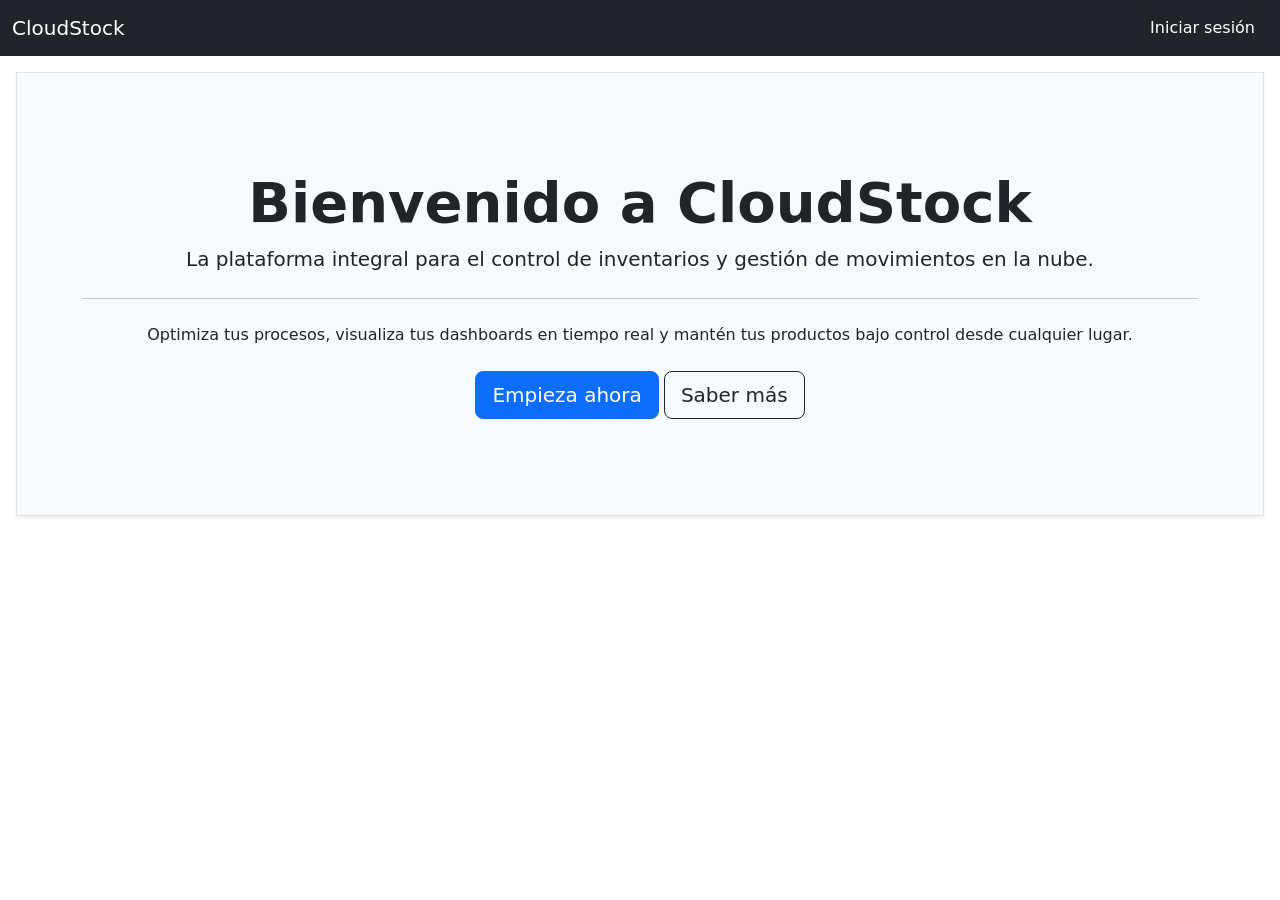
<file: index.html>
<head>
    <meta charset="UTF-8">
    <meta name="viewport" content="width=device-width, initial-scale=1.0">
    <link href="https://cdn.jsdelivr.net/npm/bootstrap@5.3.8/dist/css/bootstrap.min.css" rel="stylesheet"
        integrity="sha384-sRIl4kxILFvY47J16cr9ZwB07vP4J8+LH7qKQnuqkuIAvNWLzeN8tE5YBujZqJLB" crossorigin="anonymous">
    <title>CloudStock</title>
</head>

<body>
    <header>
        <nav class="navbar navbar-dark bg-dark">
            <div class="container-fluid">
                <a class="navbar-brand">CloudStock</a>
                <div class="ms-auto">
                    <a href="login.html" class="btn btn btn-dark ms-auto">Iniciar sesión</a>
                </div>

            </div>
        </nav>
    </header>


    <div class="bg-light p-5 rounded-lg m-3 border shadow-sm">
        <div class="container py-5 text-center">
            <h1 class="display-4 fw-bold">Bienvenido a CloudStock</h1>
            <p class="lead">La plataforma integral para el control de inventarios y gestión de movimientos en la nube.
            </p>
            <hr class="my-4">
            <p>Optimiza tus procesos, visualiza tus dashboards en tiempo real y mantén tus productos bajo control desde
                cualquier lugar.</p>
            <div class="mt-4">
                <a class="btn btn-primary btn-lg" href="register.html" role="button">Empieza ahora</a>
                <a class="btn btn-outline-dark btn-lg" href="#" role="button">Saber más</a>
            </div>
        </div>
    </div>


</body>
</file>
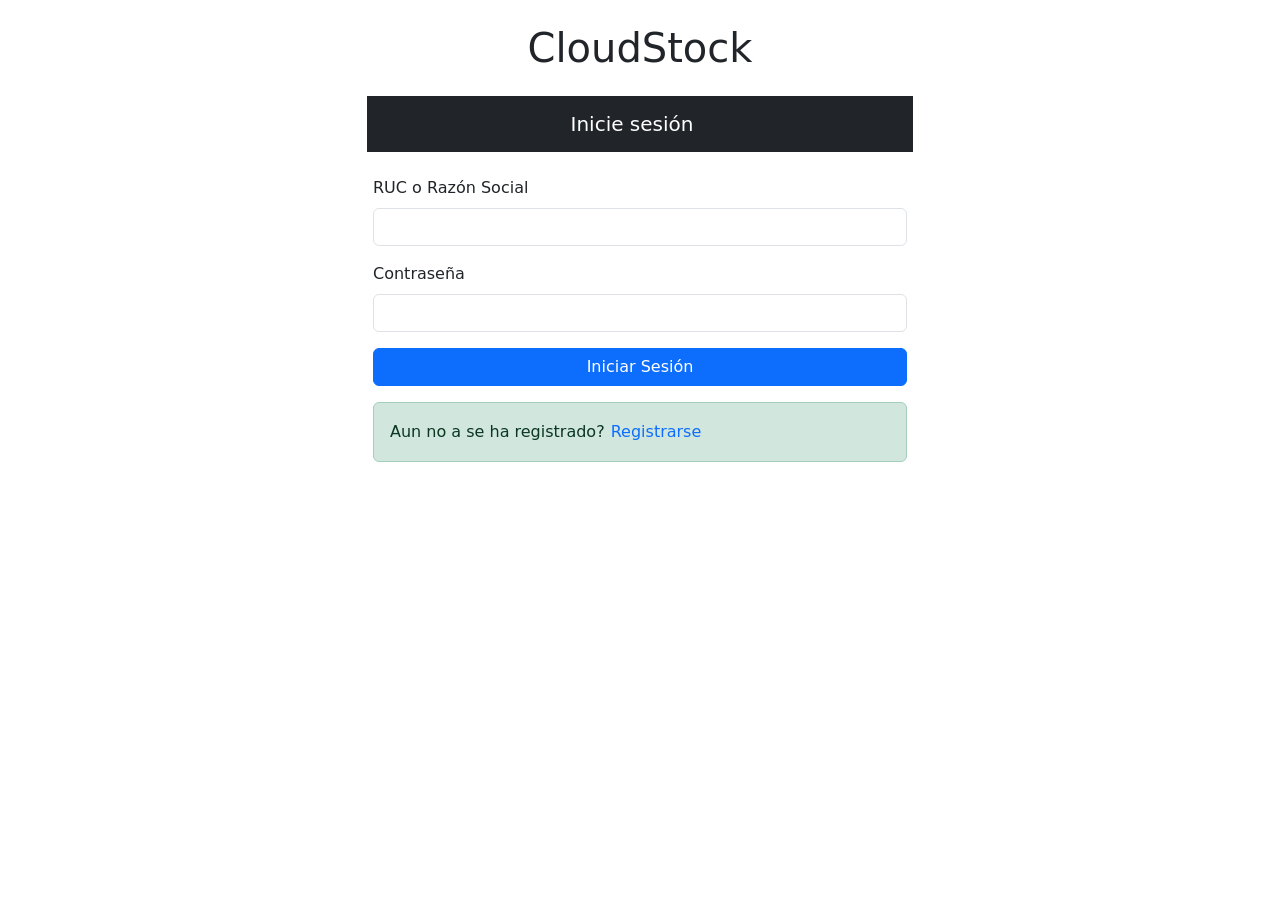
<file: login.html>
<head>
    <title>Login Cloud</title>
    <meta charset="UTF-8">
    <meta name="viewport" content="width=device-width, initial-scale=1.0">
    <link href="https://cdn.jsdelivr.net/npm/bootstrap@5.3.8/dist/css/bootstrap.min.css" rel="stylesheet"
        integrity="sha384-sRIl4kxILFvY47J16cr9ZwB07vP4J8+LH7qKQnuqkuIAvNWLzeN8tE5YBujZqJLB" crossorigin="anonymous">
</head>

<body>

    <div class="container-md">
        <h1 class="text-center mt-4">CloudStock</h1>

        <div class="row mt-4 justify-content-center">
            <div class="col-md-6">
                <nav class="navbar navbar-dark bg-dark">
                    <div class="container-fluid justify-content-center">
                        <a class="navbar-brand">Inicie sesión</a>
                    </div>
                </nav>
            </div>


            <div class="row mt-4 justify-content-center">

                <div class="col-md-6">

                    <form>
                        <div class="mb-3">
                            <label class="form-label">RUC o Razón Social</label>
                            <input type="text" class="form-control">
                        </div>
                        <div class="mb-3">
                            <label class="form-label">Contraseña</label>
                            <input type="password" class="form-control">
                        </div>
                        <a href="dashboard.html" class="btn btn-primary w-100">
                                Iniciar Sesión
                        </a>
                    </form>

                    <div class="alert alert-success mt-3">
                        Aun no a se ha registrado?
                        <a href="register.html" class="btn btn-link text-decoration-none p-0">
                            Registrarse
                        </a>

                    </div>

                </div>
            </div>
        </div>
    </div>

    <script src="https://cdn.jsdelivr.net/npm/bootstrap@5.3.8/dist/js/bootstrap.bundle.min.js"
        integrity="sha384-FKyoEForCGlyvwx9Hj09JcYn3nv7wiPVlz7YYwJrWVcXK/BmnVDxM+D2scQbITxI"
        crossorigin="anonymous"></script>
</body>
</file>
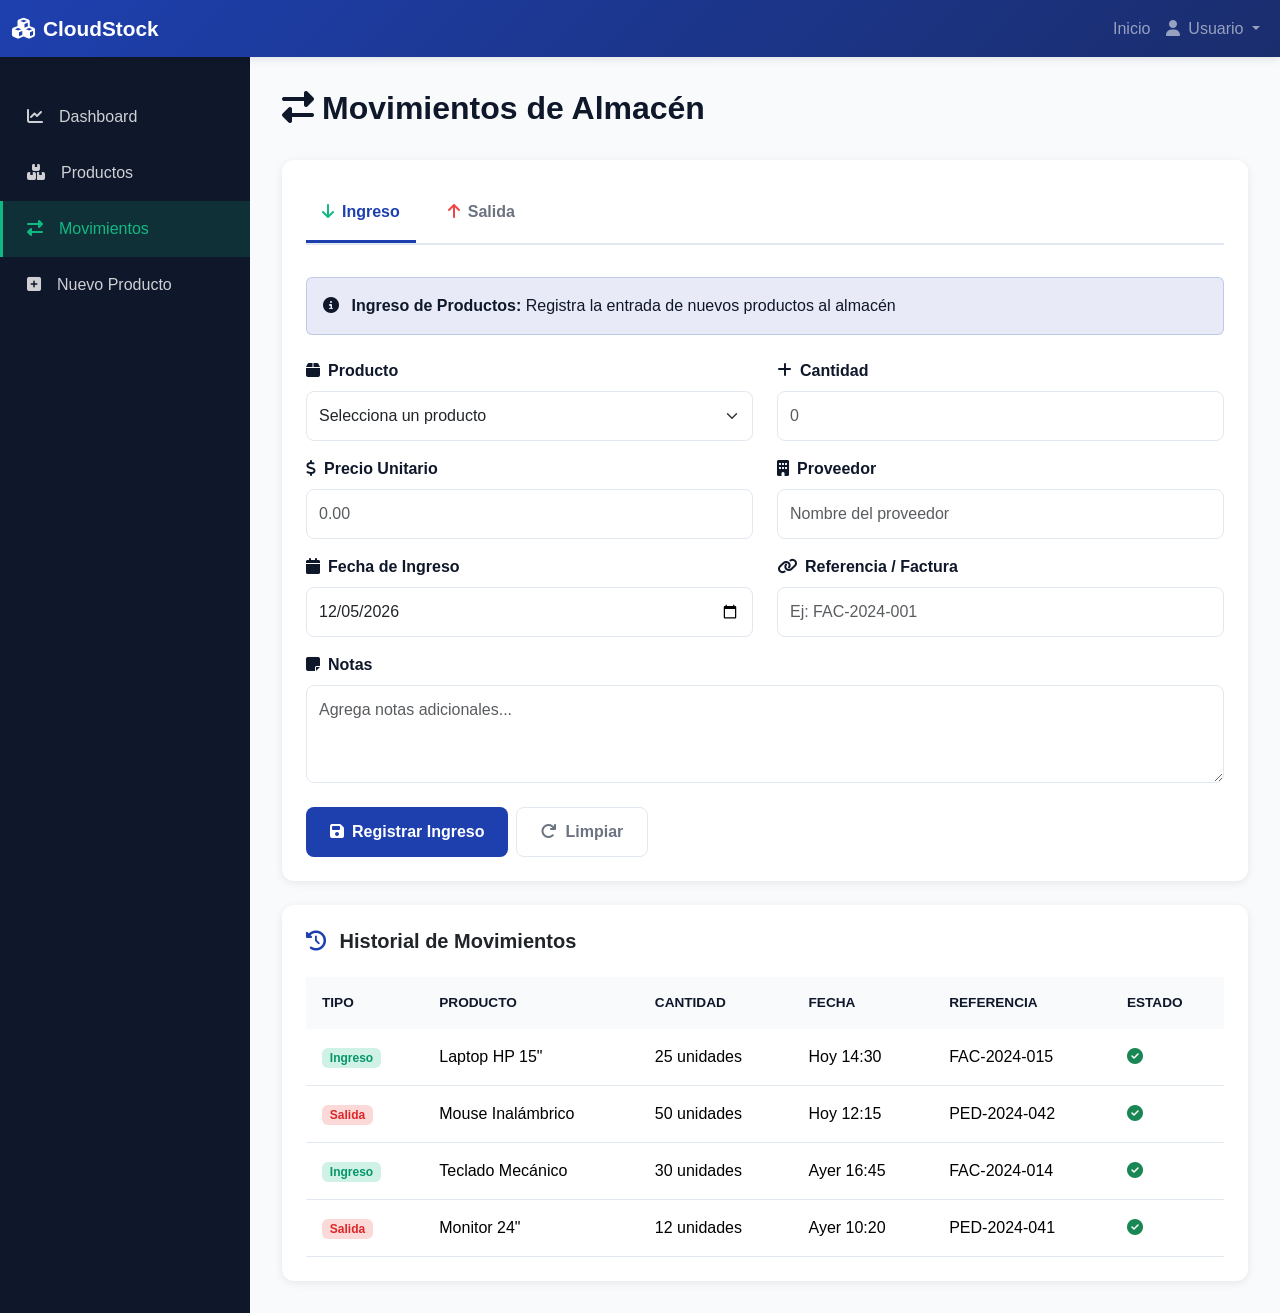
<file: movimientos.html>
<!DOCTYPE html>
<html lang="es">
<head>
    <meta charset="UTF-8">
    <meta name="viewport" content="width=device-width, initial-scale=1.0">
    <title>Movimientos - StockFlow</title>
    <link href="https://cdn.jsdelivr.net/npm/bootstrap@5.3.0/dist/css/bootstrap.min.css" rel="stylesheet">
    <link rel="stylesheet" href="https://cdnjs.cloudflare.com/ajax/libs/font-awesome/6.4.0/css/all.min.css">
    <link rel="stylesheet" href="styles/styles.css">
</head>
<body>
    <!-- Navbar -->
    <nav class="navbar navbar-expand-lg navbar-dark navbar-custom sticky-top">
        <div class="container-fluid">
            <a class="navbar-brand" href="index.html">
                <i class="fas fa-cubes me-2"></i>CloudStock
            </a>
            <button class="navbar-toggler" type="button" data-bs-toggle="collapse" data-bs-target="#navbarNav">
                <span class="navbar-toggler-icon"></span>
            </button>
            <div class="collapse navbar-collapse" id="navbarNav">
                <ul class="navbar-nav ms-auto">
                    <li class="nav-item">
                        <a class="nav-link" href="index.html">Inicio</a>
                    </li>
                    <li class="nav-item dropdown">
                        <a class="nav-link dropdown-toggle" href="#" role="button" data-bs-toggle="dropdown">
                            <i class="fas fa-user me-2"></i>Usuario
                        </a>
                        <ul class="dropdown-menu">
                            <li><a class="dropdown-item" href="#">Perfil</a></li>
                            <li><a class="dropdown-item" href="#">Configuración</a></li>
                            <li><hr class="dropdown-divider"></li>
                            <li><a class="dropdown-item" href="#">Cerrar Sesión</a></li>
                        </ul>
                    </li>
                </ul>
            </div>
        </div>
    </nav>

    <div class="d-flex" style="margin-top: 0;">
        <!-- Sidebar -->
        <div class="sidebar d-none d-md-block" style="width: 250px;">
            <div class="sidebar-menu">
                <a href="dashboard.html">
                    <i class="fas fa-chart-line me-3"></i>Dashboard
                </a>
                <a href="productos.html">
                    <i class="fas fa-boxes me-3"></i>Productos
                </a>
                <a href="movimientos.html" class="active">
                    <i class="fas fa-exchange-alt me-3"></i>Movimientos
                </a>
                <a href="registro-productos.html">
                    <i class="fas fa-plus-square me-3"></i>Nuevo Producto
                </a>
            </div>
        </div>

        <!-- Main Content -->
        <div class="main-content flex-grow-1">
            <h1 class="page-title">
                <i class="fas fa-exchange-alt me-2"></i>Movimientos de Almacén
            </h1>

            <!-- Tabs para Ingreso/Salida -->
            <div class="card-custom p-4 mb-4">
                <div class="tabs-custom">
                    <button class="tab-button active" data-tab="ingreso">
                        <i class="fas fa-arrow-down me-2" style="color: var(--accent);"></i>Ingreso
                    </button>
                    <button class="tab-button" data-tab="salida">
                        <i class="fas fa-arrow-up me-2" style="color: var(--danger);"></i>Salida
                    </button>
                </div>

                <!-- Form Ingreso -->
                <div id="ingreso" class="tab-content active">
                    <form>
                        <div class="alert alert-info mb-4" role="alert">
                            <i class="fas fa-info-circle me-2"></i>
                            <strong>Ingreso de Productos:</strong> Registra la entrada de nuevos productos al almacén
                        </div>

                        <div class="row mb-3">
                            <div class="col-md-6">
                                <label for="productoIngreso" class="form-label">
                                    <i class="fas fa-box me-2"></i>Producto
                                </label>
                                <select class="form-select" id="productoIngreso" required>
                                    <option value="">Selecciona un producto</option>
                                    <option value="1">Laptop HP 15"</option>
                                    <option value="2">Monitor Dell 24"</option>
                                    <option value="3">Mouse Inalámbrico</option>
                                    <option value="4">Teclado Mecánico</option>
                                    <option value="5">Cable HDMI</option>
                                </select>
                            </div>

                            <div class="col-md-6">
                                <label for="cantidadIngreso" class="form-label">
                                    <i class="fas fa-plus me-2"></i>Cantidad
                                </label>
                                <input type="number" class="form-control" id="cantidadIngreso" placeholder="0" min="1" required>
                            </div>
                        </div>

                        <div class="row mb-3">
                            <div class="col-md-6">
                                <label for="precioIngreso" class="form-label">
                                    <i class="fas fa-dollar-sign me-2"></i>Precio Unitario
                                </label>
                                <input type="number" class="form-control" id="precioIngreso" placeholder="0.00" step="0.01" required>
                            </div>

                            <div class="col-md-6">
                                <label for="proveedor" class="form-label">
                                    <i class="fas fa-building me-2"></i>Proveedor
                                </label>
                                <input type="text" class="form-control" id="proveedor" placeholder="Nombre del proveedor">
                            </div>
                        </div>

                        <div class="row mb-3">
                            <div class="col-md-6">
                                <label for="fechaIngreso" class="form-label">
                                    <i class="fas fa-calendar me-2"></i>Fecha de Ingreso
                                </label>
                                <input type="date" class="form-control" id="fechaIngreso" required>
                            </div>

                            <div class="col-md-6">
                                <label for="referencia" class="form-label">
                                    <i class="fas fa-link me-2"></i>Referencia / Factura
                                </label>
                                <input type="text" class="form-control" id="referencia" placeholder="Ej: FAC-2024-001">
                            </div>
                        </div>

                        <div class="mb-4">
                            <label for="notasIngreso" class="form-label">
                                <i class="fas fa-sticky-note me-2"></i>Notas
                            </label>
                            <textarea class="form-control" id="notasIngreso" rows="3" placeholder="Agrega notas adicionales..."></textarea>
                        </div>

                        <div class="d-flex gap-2">
                            <button type="submit" class="btn-primary-custom">
                                <i class="fas fa-save me-2"></i>Registrar Ingreso
                            </button>
                            <button type="reset" class="btn-secondary-custom">
                                <i class="fas fa-redo me-2"></i>Limpiar
                            </button>
                        </div>
                    </form>
                </div>

                <!-- Form Salida -->
                <div id="salida" class="tab-content">
                    <form>
                        <div class="alert alert-info mb-4" role="alert">
                            <i class="fas fa-info-circle me-2"></i>
                            <strong>Salida de Productos:</strong> Registra la salida de productos del almacén
                        </div>

                        <div class="row mb-3">
                            <div class="col-md-6">
                                <label for="productoSalida" class="form-label">
                                    <i class="fas fa-box me-2"></i>Producto
                                </label>
                                <select class="form-select" id="productoSalida" required>
                                    <option value="">Selecciona un producto</option>
                                    <option value="1">Laptop HP 15"</option>
                                    <option value="2">Monitor Dell 24"</option>
                                    <option value="3">Mouse Inalámbrico</option>
                                    <option value="4">Teclado Mecánico</option>
                                    <option value="5">Cable HDMI</option>
                                </select>
                            </div>

                            <div class="col-md-6">
                                <label for="cantidadSalida" class="form-label">
                                    <i class="fas fa-minus me-2"></i>Cantidad
                                </label>
                                <input type="number" class="form-control" id="cantidadSalida" placeholder="0" min="1" required>
                            </div>
                        </div>

                        <div class="row mb-3">
                            <div class="col-md-6">
                                <label for="tipoSalida" class="form-label">
                                    <i class="fas fa-tag me-2"></i>Tipo de Salida
                                </label>
                                <select class="form-select" id="tipoSalida" required>
                                    <option value="">Selecciona tipo</option>
                                    <option value="venta">Venta</option>
                                    <option value="devolucion">Devolución</option>
                                    <option value="regalo">Regalo</option>
                                    <option value="perdida">Pérdida</option>
                                    <option value="otro">Otro</option>
                                </select>
                            </div>

                            <div class="col-md-6">
                                <label for="cliente" class="form-label">
                                    <i class="fas fa-user me-2"></i>Cliente / Destinatario
                                </label>
                                <input type="text" class="form-control" id="cliente" placeholder="Nombre del cliente">
                            </div>
                        </div>

                        <div class="row mb-3">
                            <div class="col-md-6">
                                <label for="fechaSalida" class="form-label">
                                    <i class="fas fa-calendar me-2"></i>Fecha de Salida
                                </label>
                                <input type="date" class="form-control" id="fechaSalida" required>
                            </div>

                            <div class="col-md-6">
                                <label for="pedido" class="form-label">
                                    <i class="fas fa-receipt me-2"></i>Número de Pedido
                                </label>
                                <input type="text" class="form-control" id="pedido" placeholder="Ej: PED-2024-001">
                            </div>
                        </div>

                        <div class="mb-4">
                            <label for="notasSalida" class="form-label">
                                <i class="fas fa-sticky-note me-2"></i>Notas
                            </label>
                            <textarea class="form-control" id="notasSalida" rows="3" placeholder="Agrega notas adicionales..."></textarea>
                        </div>

                        <div class="d-flex gap-2">
                            <button type="submit" class="btn-primary-custom">
                                <i class="fas fa-save me-2"></i>Registrar Salida
                            </button>
                            <button type="reset" class="btn-secondary-custom">
                                <i class="fas fa-redo me-2"></i>Limpiar
                            </button>
                        </div>
                    </form>
                </div>
            </div>

            <!-- Historial de Movimientos -->
            <div class="card-custom p-4">
                <h5 class="fw-bold mb-4">
                    <i class="fas fa-history me-2" style="color: var(--primary);"></i>
                    Historial de Movimientos
                </h5>

                <div class="table-responsive">
                    <table class="table table-custom">
                        <thead>
                            <tr>
                                <th>Tipo</th>
                                <th>Producto</th>
                                <th>Cantidad</th>
                                <th>Fecha</th>
                                <th>Referencia</th>
                                <th>Estado</th>
                            </tr>
                        </thead>
                        <tbody>
                            <tr>
                                <td><span class="badge badge-ingreso">Ingreso</span></td>
                                <td>Laptop HP 15"</td>
                                <td>25 unidades</td>
                                <td>Hoy 14:30</td>
                                <td>FAC-2024-015</td>
                                <td><span class="text-success"><i class="fas fa-check-circle"></i></span></td>
                            </tr>
                            <tr>
                                <td><span class="badge badge-salida">Salida</span></td>
                                <td>Mouse Inalámbrico</td>
                                <td>50 unidades</td>
                                <td>Hoy 12:15</td>
                                <td>PED-2024-042</td>
                                <td><span class="text-success"><i class="fas fa-check-circle"></i></span></td>
                            </tr>
                            <tr>
                                <td><span class="badge badge-ingreso">Ingreso</span></td>
                                <td>Teclado Mecánico</td>
                                <td>30 unidades</td>
                                <td>Ayer 16:45</td>
                                <td>FAC-2024-014</td>
                                <td><span class="text-success"><i class="fas fa-check-circle"></i></span></td>
                            </tr>
                            <tr>
                                <td><span class="badge badge-salida">Salida</span></td>
                                <td>Monitor 24"</td>
                                <td>12 unidades</td>
                                <td>Ayer 10:20</td>
                                <td>PED-2024-041</td>
                                <td><span class="text-success"><i class="fas fa-check-circle"></i></span></td>
                            </tr>
                        </tbody>
                    </table>
                </div>
            </div>
        </div>
    </div>

    <script src="https://cdn.jsdelivr.net/npm/bootstrap@5.3.0/dist/js/bootstrap.bundle.min.js"></script>
    <script>
        // Lógica de tabs
        document.querySelectorAll('.tab-button').forEach(button => {
            button.addEventListener('click', function() {
                const tabName = this.getAttribute('data-tab');
                
                // Remover clase active de todos los botones y contenidos
                document.querySelectorAll('.tab-button').forEach(btn => btn.classList.remove('active'));
                document.querySelectorAll('.tab-content').forEach(content => content.classList.remove('active'));
                
                // Agregar clase active al botón y contenido seleccionado
                this.classList.add('active');
                document.getElementById(tabName).classList.add('active');
            });
        });

        // Establecer fecha actual como default
        document.getElementById('fechaIngreso').valueAsDate = new Date();
        document.getElementById('fechaSalida').valueAsDate = new Date();
    </script>
</body>
</html>
</file>
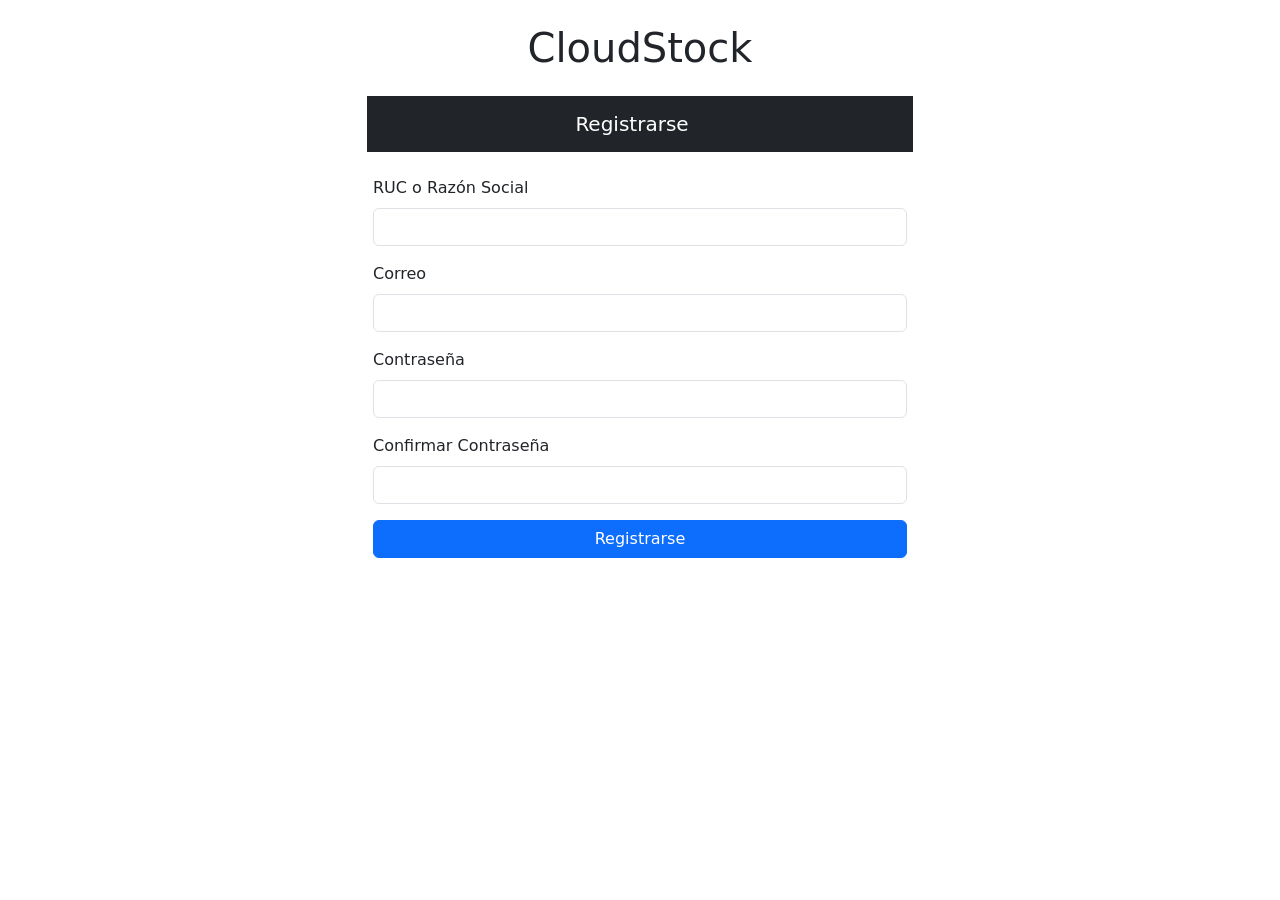
<file: Register.html>
<html lang="en">
<head>
    <meta charset="UTF-8">
    <meta name="viewport" content="width=device-width, initial-scale=1.0">
    <link href="https://cdn.jsdelivr.net/npm/bootstrap@5.3.8/dist/css/bootstrap.min.css" rel="stylesheet"
        integrity="sha384-sRIl4kxILFvY47J16cr9ZwB07vP4J8+LH7qKQnuqkuIAvNWLzeN8tE5YBujZqJLB" crossorigin="anonymous">
    <title>Registro a CloudStock</title>
</head>
<body>
    <div class="container-md">
        <h1 class="text-center mt-4">CloudStock</h1>

        <div class="row mt-4 justify-content-center">
            <div class="col-md-6">
                <nav class="navbar navbar-dark bg-dark">
                    <div class="container-fluid justify-content-center">
                        <a class="navbar-brand">Registrarse</a>
                    </div>
                </nav>
            </div>


            <div class="row mt-4 justify-content-center">

                <div class="col-md-6">

                    <form>
                        <div class="mb-3">
                            <label class="form-label">RUC o Razón Social</label>
                            <input type="text" class="form-control">
                        </div>
                        <div class="mb-3">
                            <label class="form-label">Correo</label>
                            <input type="email" class="form-control">
                        </div>
                        <div class="mb-3">
                            <label class="form-label">Contraseña</label>
                            <input type="password" class="form-control">
                        </div>
                        <div class="mb-3">
                            <label class="form-label">Confirmar Contraseña</label>
                            <input type="password" class="form-control">
                        </div>
                        <a href="index.html" class="btn btn-primary w-100">
                            Registrarse
                        </a>
                    </form>
                </div>
            </div>
        </div>
    </div>

    <script src="https://cdn.jsdelivr.net/npm/bootstrap@5.3.8/dist/js/bootstrap.bundle.min.js"
        integrity="sha384-FKyoEForCGlyvwx9Hj09JcYn3nv7wiPVlz7YYwJrWVcXK/BmnVDxM+D2scQbITxI"
        crossorigin="anonymous"></script>
</body>
</file>
<file: styles/styles.css>
:root {
    --primary: #1e40af;
    --secondary: #0f172a;
    --accent: #10b981;
    --danger: #ef4444;
    --warning: #f59e0b;
    --light-gray: #f8fafc;
    --border-gray: #e2e8f0;
    --text-gray: #6b7280;
}

* {
    font-family: 'Segoe UI', Tahoma, Geneva, Verdana, sans-serif;
}

body {
    background-color: var(--light-gray);
}

/* NAVBAR */
.navbar-custom {
    background: linear-gradient(135deg, var(--primary) 0%, #1a2d6d 100%);
    box-shadow: 0 2px 8px rgba(0, 0, 0, 0.1);
}

.navbar-brand {
    font-weight: 700;
    font-size: 1.3rem;
}

/* SIDEBAR */
.sidebar {
    background-color: var(--secondary);
    min-height: calc(100vh - 70px);
    padding: 2rem 0;
}

.sidebar-menu a {
    color: rgba(255, 255, 255, 0.8);
    text-decoration: none;
    padding: 1rem 1.5rem;
    display: block;
    transition: all 0.3s;
    border-left: 3px solid transparent;
}

.sidebar-menu a:hover,
.sidebar-menu a.active {
    background-color: rgba(16, 185, 129, 0.15);
    border-left-color: var(--accent);
    color: var(--accent);
}

/* MAIN */
.main-content {
    padding: 2rem;
}

.page-title {
    color: var(--secondary);
    font-weight: 800;
    margin-bottom: 2rem;
    font-size: 2rem;
}

/* CARDS */
.card-custom {
    background: white;
    border: none;
    border-radius: 12px;
    box-shadow: 0 2px 8px rgba(0, 0, 0, 0.08);
    transition: all 0.3s;
}

.card-custom:hover {
    box-shadow: 0 8px 16px rgba(0, 0, 0, 0.12);
}

.card-header-custom {
    background-color: var(--light-gray);
    border-bottom: 1px solid var(--border-gray);
    padding: 1.5rem;
    border-radius: 12px 12px 0 0;
}

/* METRICS */
.metric-card {
    padding: 2rem;
    border-left: 4px solid var(--accent);
}

.metric-value {
    font-size: 2rem;
    font-weight: 800;
    color: var(--secondary);
}

.metric-label {
    color: var(--text-gray);
    font-size: 0.9rem;
    text-transform: uppercase;
    letter-spacing: 0.5px;
}

/* FORM */
.form-label {
    font-weight: 600;
    color: var(--secondary);
    margin-bottom: 0.5rem;
}

.form-control,
.form-select {
    border: 1px solid var(--border-gray);
    border-radius: 8px;
    padding: 0.75rem;
    font-size: 1rem;
}

.form-control:focus,
.form-select:focus {
    border-color: var(--primary);
    box-shadow: 0 0 0 3px rgba(30, 64, 175, 0.1);
}

/* BUTTONS */
.btn-primary-custom {
    background-color: var(--primary);
    border: none;
    color: white;
    padding: 0.75rem 1.5rem;
    border-radius: 8px;
    transition: all 0.3s;
    font-weight: 600;
    text-decoration: none;
    display: inline-block;
}

.btn-primary-custom:hover {
    background-color: #1e3a8a;
    color: white;
}

.btn-secondary-custom {
    background-color: transparent;
    border: 1px solid var(--border-gray);
    color: var(--text-gray);
    padding: 0.75rem 1.5rem;
    border-radius: 8px;
    transition: all 0.3s;
    font-weight: 600;
    text-decoration: none;
    display: inline-block;
}

.btn-secondary-custom:hover {
    background-color: var(--light-gray);
    border-color: var(--primary);
    color: var(--primary);
}

.btn-accent {
    background-color: var(--accent);
    border: none;
    color: white;
    padding: 0.6rem 1.2rem;
    border-radius: 6px;
    transition: all 0.3s;
    font-weight: 600;
}

.btn-accent:hover {
    background-color: #059669;
}

/* BADGES */
.badge-ingreso,
.badge-stock-alto {
    background-color: rgba(16, 185, 129, 0.2);
    color: #059669;
}

.badge-salida,
.badge-stock-bajo {
    background-color: rgba(239, 68, 68, 0.2);
    color: #dc2626;
}

.badge-stock-medio {
    background-color: rgba(245, 158, 11, 0.2);
    color: #d97706;
}

/* TABLE */
.table-custom {
    margin: 0;
    border-collapse: collapse;
}

.table-custom thead th {
    background-color: var(--light-gray);
    border: none;
    color: var(--secondary);
    font-weight: 600;
    padding: 1rem;
    text-transform: uppercase;
    font-size: 0.85rem;
}

.table-custom tbody td {
    padding: 1rem;
    border-bottom: 1px solid var(--border-gray);
    vertical-align: middle;
}

.table-custom tbody tr:hover {
    background-color: var(--light-gray);
}

/* ALERT */
.alert-info {
    background-color: rgba(30, 64, 175, 0.1);
    border: 1px solid rgba(30, 64, 175, 0.2);
    color: var(--secondary);
}

/* TABS */
.tabs-custom {
    display: flex;
    gap: 1rem;
    margin-bottom: 2rem;
    border-bottom: 2px solid var(--border-gray);
}

.tab-button {
    padding: 1rem;
    border: none;
    background: none;
    cursor: pointer;
    font-weight: 600;
    color: var(--text-gray);
    border-bottom: 3px solid transparent;
}

.tab-button.active {
    color: var(--primary);
    border-bottom-color: var(--primary);
}

.tab-content {
    display: none;
}

.tab-content.active {
    display: block;
}

/* SEARCH */
.search-box {
    position: relative;
}

.search-box input {
    padding-left: 2.5rem;
}

.search-box i {
    position: absolute;
    left: 0.75rem;
    top: 50%;
    transform: translateY(-50%);
    color: var(--text-gray);
}

/* FILTER */
.filter-section {
    background-color: white;
    border-radius: 12px;
    padding: 1.5rem;
    box-shadow: 0 2px 8px rgba(0, 0, 0, 0.08);
    margin-bottom: 2rem;
}

/* PREVIEW */
.preview-section {
    position: sticky;
    top: 100px;
}

.preview-box {
    background-color: white;
    border-radius: 12px;
    padding: 1.5rem;
    box-shadow: 0 2px 8px rgba(0, 0, 0, 0.08);
}

.preview-icon {
    font-size: 64px;
    opacity: 0.2;
    color: var(--primary);
    margin-bottom: 1rem;
}

.preview-item {
    padding: 0.75rem 0;
    border-bottom: 1px solid var(--border-gray);
}

.preview-item:last-child {
    border-bottom: none;
}

.preview-label {
    color: var(--text-gray);
    font-size: 0.85rem;
    font-weight: 500;
    text-transform: uppercase;
}

.preview-value {
    color: var(--secondary);
    font-weight: 700;
    font-size: 1.1rem;
}

/* RESPONSIVE */
@media (max-width: 768px) {
    .sidebar {
        display: none;
    }

    .main-content {
        padding: 1rem;
    }

    .page-title {
        font-size: 1.5rem;
    }

    .preview-section {
        position: static;
        margin-top: 2rem;
    }
}
</file>
